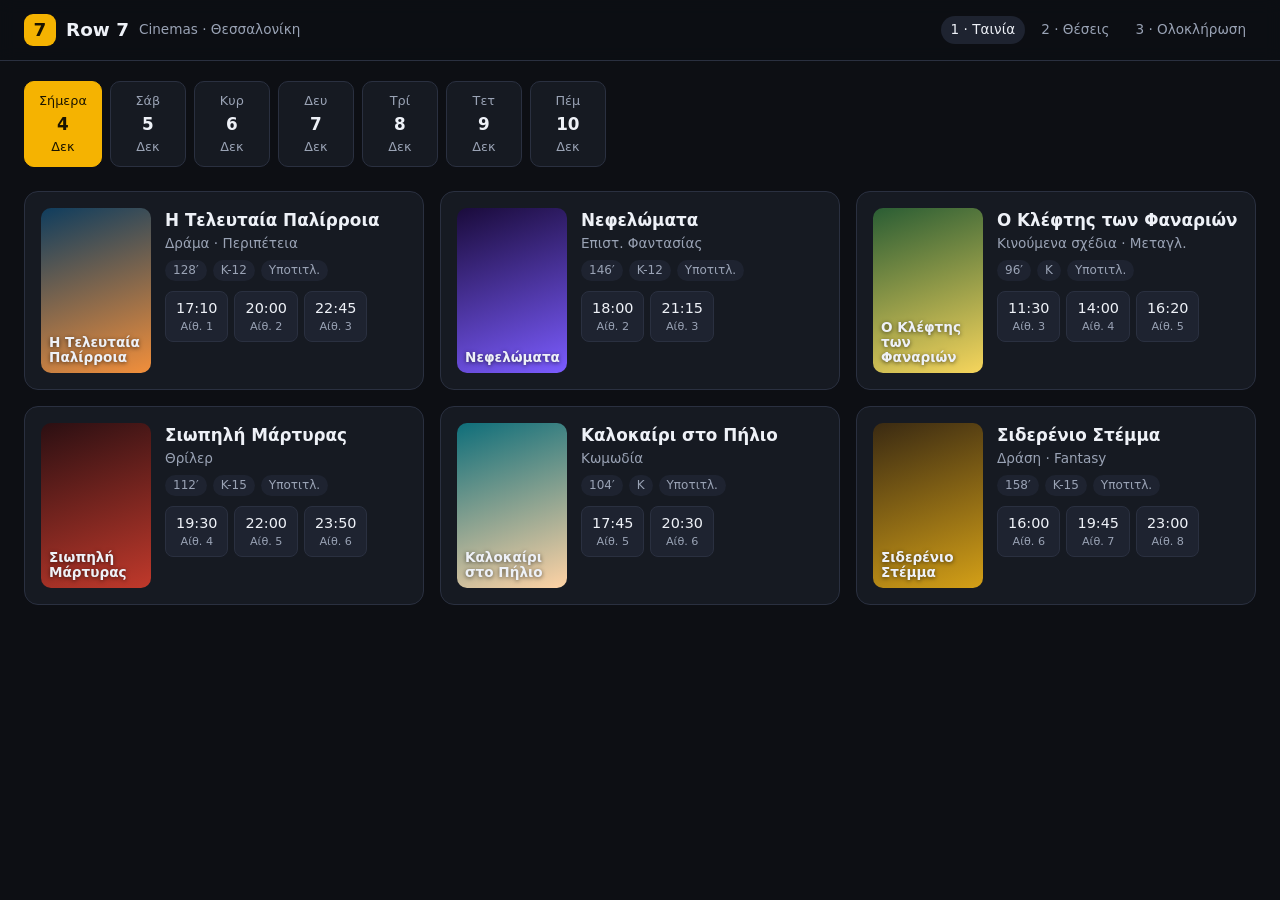
<file: index.html>
<!doctype html>
<html lang="el">
<head>
  <meta charset="utf-8">
  <meta name="viewport" content="width=device-width, initial-scale=1">
  <title>Row 7 Cinemas</title>
  <meta name="description" content="Demo κράτησης εισιτηρίων σινεμά με 3D προβολή της θέας από κάθε θέση.">
  <link rel="stylesheet" href="styles.css">
</head>
<body>
  <header class="topbar">
    <div class="brand"><span class="logo">7</span> Row 7 <small>Cinemas · Θεσσαλονίκη</small></div>
    <nav class="steps" aria-label="Βήματα κράτησης">
      <span class="step" data-step="1">1 · Ταινία</span>
      <span class="step" data-step="2">2 · Θέσεις</span>
      <span class="step" data-step="3">3 · Ολοκλήρωση</span>
    </nav>
  </header>

  <main>
    <!-- STEP 1: movies & showtimes -->
    <section id="view-movies" class="view">
      <div class="dates" id="dates" role="tablist" aria-label="Ημερομηνία"></div>
      <div class="movies" id="movies"></div>
    </section>

    <!-- STEP 2: seat selection with 3D preview -->
    <section id="view-seats" class="view" hidden>
      <div class="show-head">
        <button class="ghost" id="back-to-movies">← Πίσω</button>
        <div>
          <h2 id="show-title"></h2>
          <p id="show-meta" class="muted"></p>
        </div>
      </div>

      <div class="seat-layout">
        <div class="panel map-panel">
          <div class="screen-arc"><span>ΟΘΟΝΗ</span></div>
          <div class="seatmap" id="seatmap"></div>
          <ul class="legend">
            <li><i class="s free"></i>Ελεύθερη</li>
            <li><i class="s vip"></i>VIP</li>
            <li><i class="s wheel"></i>ΑμεΑ</li>
            <li><i class="s taken"></i>Κατειλημμένη</li>
            <li><i class="s sel"></i>Επιλογή σας</li>
          </ul>
          <p class="hint">Περάστε τον κέρσορα (ή πατήστε) πάνω σε μια θέση για να δείτε την οθόνη από εκεί σε 3D.</p>
        </div>

        <div class="panel view-panel">
          <div class="view-head">
            <strong id="pv-seat">Θέση —</strong>
            <span class="score" id="pv-score"></span>
          </div>
          <div class="viewport" id="viewport">
            <div class="vp-overlay">
              <button class="chip" id="btn-reset" title="Επαναφορά βλέμματος">⟲ Κοίτα την οθόνη</button>
              <button class="chip" id="btn-people" aria-pressed="true">👥 Θεατές</button>
              <button class="chip" id="btn-full" title="Πλήρης οθόνη">⛶</button>
            </div>
            <div class="vp-tip">Σύρετε για να κοιτάξετε γύρω · ← → ↑ ↓ αλλάζουν θέση</div>
          </div>
          <dl class="metrics" id="metrics"></dl>
        </div>
      </div>

      <div class="cart panel">
        <div>
          <div class="muted">Επιλεγμένες θέσεις</div>
          <div id="cart-seats" class="cart-seats">Καμία ακόμη</div>
        </div>
        <div class="cart-total">
          <div class="muted">Σύνολο</div>
          <div id="cart-total" class="total">0,00 €</div>
        </div>
        <button class="primary" id="btn-continue" disabled>Συνέχεια</button>
      </div>
    </section>

    <!-- STEP 3: confirmation -->
    <section id="view-done" class="view" hidden>
      <div class="panel done">
        <div class="tick">✓</div>
        <h2>Η κράτηση ολοκληρώθηκε</h2>
        <p id="done-text" class="muted"></p>
        <p class="muted small">Demo — δεν έγινε πραγματική χρέωση.</p>
        <button class="primary" id="btn-again">Νέα κράτηση</button>
      </div>
    </section>
  </main>

  <script type="module" src="js/app.js"></script>
</body>
</html>
</file>
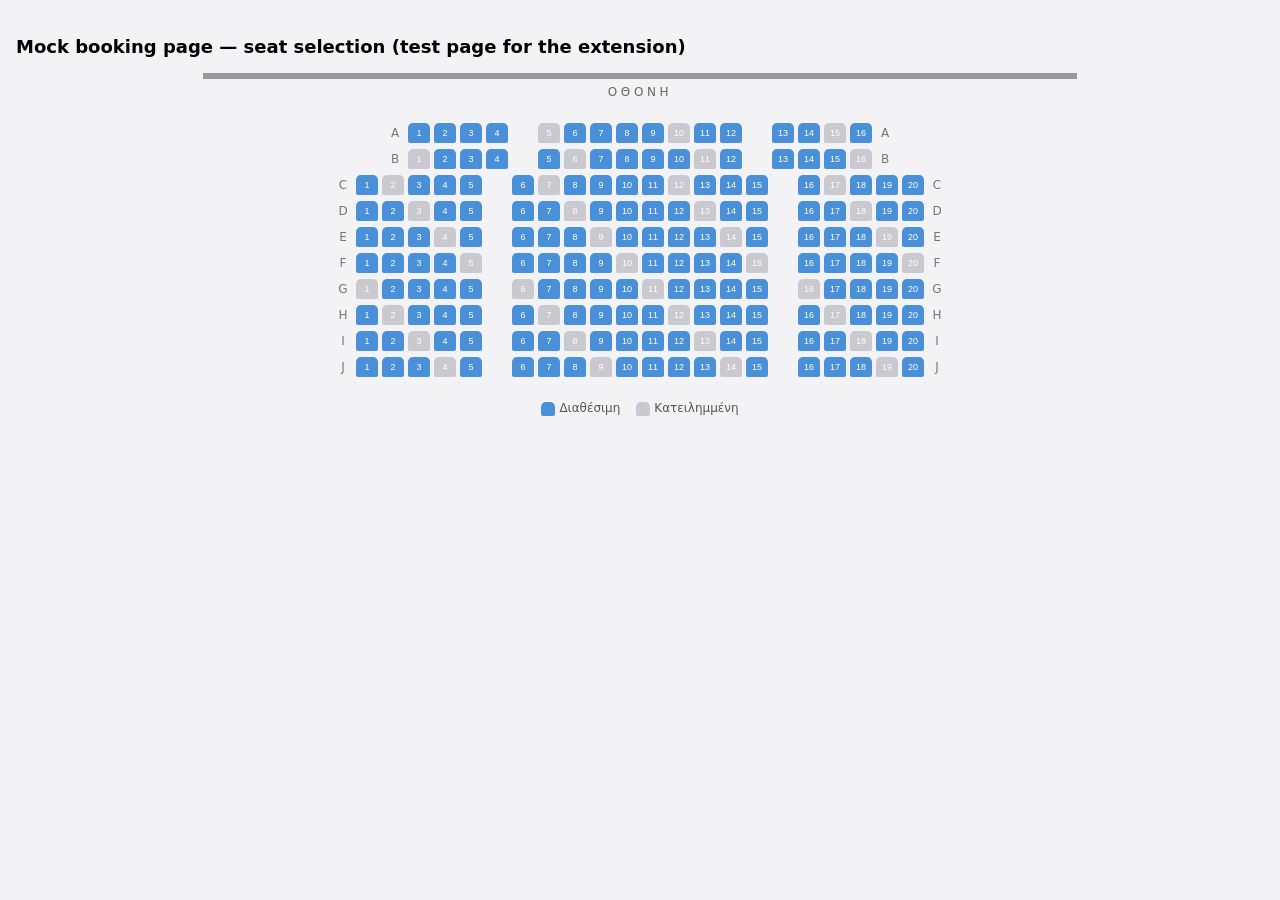
<file: demo/mock-seat-page.html>
<!doctype html>
<html lang="el">
<head>
<meta charset="utf-8">
<meta name="viewport" content="width=device-width, initial-scale=1">
<title>Mock seat selection</title>
<style>
  body { font-family: system-ui, sans-serif; background: #f3f3f6; margin: 0; padding: 24px 16px; }
  h1 { font-size: 18px; }
  .screen { margin: 16px auto 24px; width: 70%; text-align: center; border-top: 6px solid #999; padding-top: 6px; color: #666; letter-spacing: .3em; font-size: 12px; }
  .seat-map { display: flex; flex-direction: column; align-items: center; gap: 6px; }
  .seat-map.bottom { flex-direction: column-reverse; }
  .row { display: flex; gap: 4px; align-items: center; }
  .row-label { width: 18px; text-align: center; color: #777; font-size: 12px; }
  .gap { width: 22px; }
  .seat { width: 22px; height: 20px; border-radius: 5px 5px 2px 2px; border: 0; background: #4a90d9; padding: 0; cursor: pointer; display: grid; place-items: center; }
  .seat span { font-size: 9px; color: #fff; }
  .seat.seat--sold { background: #c9c9cf; cursor: not-allowed; }
  .seat.seat--selected { background: #e8a900; }
  .legend { display: flex; gap: 16px; justify-content: center; margin-top: 24px; font-size: 12px; color: #555; }
  .legend .seat { width: 14px; height: 14px; display: inline-block; vertical-align: middle; margin-right: 4px; }
</style>
</head>
<body>
  <h1>Mock booking page — seat selection (test page for the extension)</h1>
  <div class="screen" id="screen-top">ΟΘΟΝΗ</div>
  <div class="seat-map" id="map"></div>
  <div class="screen" id="screen-bottom" hidden>ΟΘΟΝΗ</div>
  <div class="legend"><span><i class="seat"></i>Διαθέσιμη</span><span><i class="seat seat--sold"></i>Κατειλημμένη</span></div>
<script>
  // Builds the map a little later, like a real booking site loading data.
  const bottom = location.search.includes('bottom');
  if (bottom) { document.getElementById('screen-top').hidden = true; document.getElementById('screen-bottom').hidden = false; }
  setTimeout(() => {
    const map = document.getElementById('map');
    if (bottom) map.classList.add('bottom');
    const rows = 'ABCDEFGHIJ'.split('');
    rows.forEach((r, ri) => {
      const row = document.createElement('div'); row.className = 'row';
      row.innerHTML = `<span class="row-label">${r}</span>`;
      const blocks = ri < 2 ? [4, 8, 4] : [5, 10, 5];
      let n = 1;
      blocks.forEach((b, bi) => {
        for (let i = 0; i < b; i++, n++) {
          const sold = ((n * 7 + ri * 3) % 5) === 0;
          row.insertAdjacentHTML('beforeend', `<button class="seat ${sold ? 'seat--sold' : 'seat--available'}" aria-label="Σειρά ${r}, Θέση ${n}"><span>${n}</span></button>`);
        }
        if (bi < blocks.length - 1) row.insertAdjacentHTML('beforeend', '<span class="gap"></span>');
      });
      row.insertAdjacentHTML('beforeend', `<span class="row-label">${r}</span>`);
      map.appendChild(row);
    });
    map.addEventListener('click', (e) => { const s = e.target.closest('.seat:not(.seat--sold)'); if (s) s.classList.toggle('seat--selected'); });
  }, 800);
</script>
</body>
</html>
</file>
<file: styles.css>
:root {
  --bg: #0d0f14;
  --panel: #161a22;
  --panel-2: #1e2330;
  --line: #2a3040;
  --text: #eef1f7;
  --muted: #9aa3b5;
  --accent: #f5b301;
  --accent-ink: #1a1400;
  --free: #5a6684;
  --vip: #7b4fd6;
  --wheel: #2b8bd6;
  --taken: #1f232b;
  --sel: #f5b301;
  --good: #3ccf7a;
  --ok: #f5b301;
  --bad: #f06a5a;
  --radius: 14px;
}

* { box-sizing: border-box; }
html, body { margin: 0; }
body {
  background: var(--bg);
  color: var(--text);
  font: 15px/1.45 system-ui, -apple-system, "Segoe UI", Roboto, sans-serif;
  min-height: 100vh;
}
button { font: inherit; color: inherit; cursor: pointer; }
h2 { margin: 0; font-size: 1.3rem; }
.muted { color: var(--muted); }
.small { font-size: .85rem; }

.topbar {
  display: flex; align-items: center; justify-content: space-between; gap: 16px;
  padding: 14px 24px; border-bottom: 1px solid var(--line);
  position: sticky; top: 0; z-index: 10; background: rgba(13,15,20,.92); backdrop-filter: blur(8px);
}
.brand { font-weight: 700; font-size: 1.15rem; display: flex; align-items: center; gap: 10px; }
.brand small { color: var(--muted); font-weight: 400; font-size: .85rem; }
.logo {
  display: inline-grid; place-items: center; width: 32px; height: 32px; border-radius: 9px;
  background: var(--accent); color: var(--accent-ink); font-weight: 800;
}
.steps { display: flex; gap: 6px; }
.step { padding: 4px 10px; border-radius: 999px; font-size: .85rem; color: var(--muted); }
.step.active { background: var(--panel-2); color: var(--text); }

main { max-width: 1280px; margin: 0 auto; padding: 20px 24px 60px; }
.panel { background: var(--panel); border: 1px solid var(--line); border-radius: var(--radius); padding: 16px; }

/* dates */
.dates { display: flex; gap: 8px; overflow-x: auto; padding-bottom: 6px; margin-bottom: 18px; }
.date {
  flex: 0 0 auto; padding: 8px 14px; border-radius: 10px; border: 1px solid var(--line);
  background: var(--panel); text-align: center; min-width: 76px;
}
.date b { display: block; font-size: 1.05rem; }
.date span { font-size: .8rem; color: var(--muted); }
.date[aria-selected="true"] { background: var(--accent); color: var(--accent-ink); border-color: var(--accent); }
.date[aria-selected="true"] span { color: var(--accent-ink); }

/* movies */
.movies { display: grid; grid-template-columns: repeat(auto-fill, minmax(300px, 1fr)); gap: 16px; }
.movie { display: grid; grid-template-columns: 110px 1fr; gap: 14px; }
.poster {
  aspect-ratio: 2/3; border-radius: 10px; position: relative; overflow: hidden;
  display: flex; align-items: flex-end; padding: 8px; font-weight: 800; font-size: .85rem; line-height: 1.1;
  text-shadow: 0 1px 4px rgba(0,0,0,.6);
}
.movie h3 { margin: 0 0 2px; font-size: 1.05rem; }
.tags { display: flex; flex-wrap: wrap; gap: 6px; margin: 6px 0 10px; }
.tag { font-size: .75rem; padding: 2px 8px; border-radius: 999px; background: var(--panel-2); color: var(--muted); }
.times { display: flex; flex-wrap: wrap; gap: 6px; }
.time {
  border: 1px solid var(--line); background: var(--panel-2); border-radius: 8px; padding: 6px 10px; font-size: .9rem;
}
.time small { display: block; font-size: .7rem; color: var(--muted); }
.time:hover { border-color: var(--accent); }

/* seat step */
.show-head { display: flex; align-items: center; gap: 14px; margin-bottom: 16px; }
.show-head p { margin: 2px 0 0; }
.ghost { white-space: nowrap; background: transparent; border: 1px solid var(--line); border-radius: 10px; padding: 8px 12px; }
.ghost:hover { border-color: var(--muted); }

.seat-layout { display: grid; grid-template-columns: minmax(0, 1fr) minmax(0, 1.1fr); gap: 16px; align-items: start; }

.screen-arc {
  height: 34px; margin: 4px 6% 18px; border-radius: 50% 50% 0 0 / 100% 100% 0 0;
  border-top: 4px solid #cfd8ff; box-shadow: 0 -10px 30px -10px rgba(180,200,255,.6);
  text-align: center; color: var(--muted); font-size: .75rem; letter-spacing: .3em; padding-top: 8px;
}
.seatmap { position: relative; width: 100%; }
.seat {
  position: absolute; transform: translate(-50%, -50%);
  border: 0; padding: 0; border-radius: 4px 4px 2px 2px; background: var(--free);
  font-size: 0; transition: transform .1s, background .1s;
}
.seat.vip { background: var(--vip); }
.seat.wheel { background: var(--wheel); }
.seat.taken { background: var(--taken); cursor: not-allowed; outline: 1px solid #2f3440; outline-offset: -1px; }
.seat.sel { background: var(--sel); }
.seat.preview { box-shadow: 0 0 0 2px #fff; transform: translate(-50%, -50%) scale(1.25); z-index: 2; }
.seat:not(.taken):hover { transform: translate(-50%, -50%) scale(1.25); }
.rowlabel { position: absolute; transform: translate(-50%, -50%); font-size: .7rem; color: var(--muted); }

.legend { display: flex; flex-wrap: wrap; gap: 6px 14px; list-style: none; padding: 0; margin: 16px 0 6px; font-size: .8rem; color: var(--muted); }
.legend li { display: flex; align-items: center; gap: 6px; }
.legend .s { width: 12px; height: 12px; border-radius: 3px; display: inline-block; }
.s.free { background: var(--free); } .s.vip { background: var(--vip); } .s.wheel { background: var(--wheel); }
.s.taken { background: var(--taken); outline: 1px solid #3a404c; } .s.sel { background: var(--sel); }
.hint { font-size: .8rem; color: var(--muted); margin: 6px 0 0; }

.view-panel { position: sticky; top: 76px; }
.view-head { display: flex; justify-content: space-between; align-items: center; margin-bottom: 10px; gap: 8px; }
.score { font-size: .8rem; font-weight: 700; padding: 3px 10px; border-radius: 999px; background: var(--panel-2); }
.score.good { background: rgba(60,207,122,.15); color: var(--good); }
.score.ok { background: rgba(245,179,1,.15); color: var(--ok); }
.score.bad { background: rgba(240,106,90,.15); color: var(--bad); }

.viewport {
  position: relative; width: 100%; aspect-ratio: 16/10; border-radius: 10px; overflow: hidden;
  background: #000; touch-action: none; cursor: grab;
}
.viewport:active { cursor: grabbing; }
.viewport canvas { display: block; width: 100%; height: 100%; }
.viewport:fullscreen { aspect-ratio: auto; border-radius: 0; }
.vp-overlay { position: absolute; top: 8px; right: 8px; display: flex; gap: 6px; z-index: 2; }
.chip {
  background: rgba(0,0,0,.55); border: 1px solid rgba(255,255,255,.18); border-radius: 999px;
  padding: 4px 10px; font-size: .78rem; backdrop-filter: blur(4px);
}
.chip[aria-pressed="false"] { opacity: .55; }
.vp-tip {
  position: absolute; left: 8px; bottom: 8px; font-size: .72rem; color: rgba(255,255,255,.7);
  background: rgba(0,0,0,.45); padding: 3px 8px; border-radius: 6px; pointer-events: none;
}
.vp-empty { position: absolute; inset: 0; display: grid; place-items: center; color: var(--muted); font-size: .9rem; }

.metrics { display: grid; grid-template-columns: repeat(4, 1fr); gap: 8px; margin: 12px 0 0; }
.metrics div { background: var(--panel-2); border-radius: 10px; padding: 8px 10px; }
.metrics dt { font-size: .7rem; color: var(--muted); }
.metrics dd { margin: 2px 0 0; font-weight: 700; }
.metrics dd small { font-weight: 400; color: var(--muted); font-size: .72rem; display: block; }

.cart { display: flex; align-items: center; gap: 20px; margin-top: 16px; position: sticky; bottom: 12px; }
.cart > div:first-child { flex: 1; min-width: 0; }
.cart-seats { display: flex; flex-wrap: wrap; gap: 6px; margin-top: 4px; }
.cart-seats .tag { background: rgba(245,179,1,.15); color: var(--accent); }
.total { font-size: 1.3rem; font-weight: 800; }
.primary {
  background: var(--accent); color: var(--accent-ink); border: 0; border-radius: 10px;
  padding: 12px 22px; font-weight: 700;
}
.primary:disabled { opacity: .4; cursor: not-allowed; }

.done { max-width: 480px; margin: 40px auto; text-align: center; }
.tick { width: 64px; height: 64px; margin: 0 auto 14px; border-radius: 50%; display: grid; place-items: center; font-size: 2rem; background: rgba(60,207,122,.15); color: var(--good); }

@media (max-width: 900px) {
  .seat-layout { grid-template-columns: 1fr; }
  .view-panel { position: static; order: -1; }
  .metrics { grid-template-columns: repeat(2, 1fr); }
}
@media (max-width: 600px) {
  .topbar { padding: 10px 16px; }
  .steps { display: none; }
  main { padding: 14px 16px 40px; }
  .movie { grid-template-columns: 90px 1fr; }
  .cart { flex-wrap: wrap; gap: 10px; position: static; }
  /* keep the 3D view on screen while tapping seats */
  .view-panel { position: sticky; top: 53px; z-index: 5; padding: 10px; }
  .view-head { margin-bottom: 6px; font-size: .9rem; }
  .viewport { aspect-ratio: 16/9; }
  .vp-tip { display: none; }
  .vp-overlay { top: 6px; right: 6px; gap: 4px; }
  .chip { font-size: .7rem; padding: 3px 8px; }
  .score { font-size: .72rem; white-space: nowrap; }
  .metrics { grid-template-columns: repeat(4, 1fr); gap: 4px; margin-top: 8px; }
  .metrics div { padding: 5px 6px; }
  .metrics dt { font-size: .6rem; }
  .metrics dd { font-size: .85rem; }
  .metrics dd small { display: none; }
  .cart .primary { width: 100%; }
}
</file>
